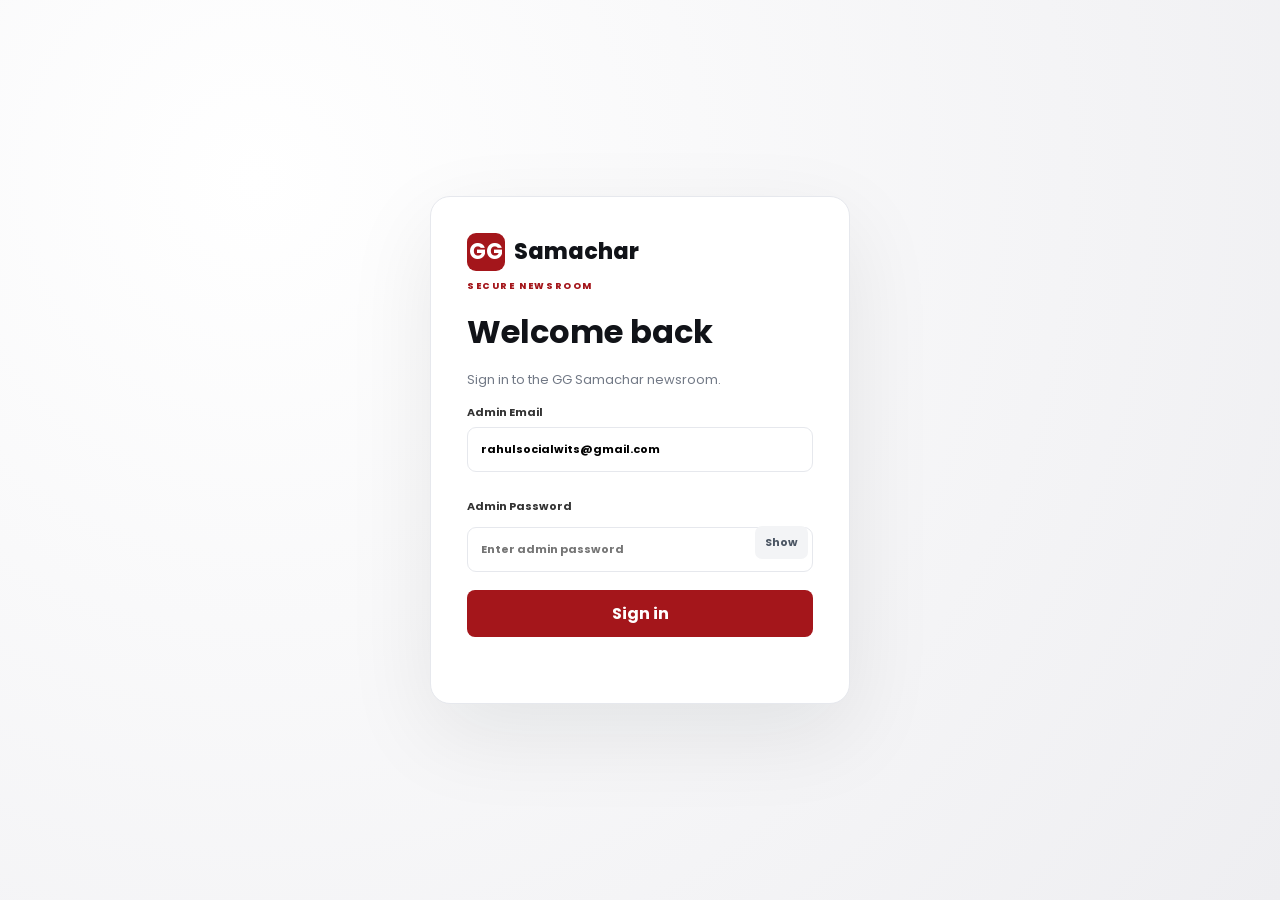
<file: admin/index.html>
<!doctype html><html lang="en"><head><meta charset="utf-8"><meta name="viewport" content="width=device-width,initial-scale=1"><title>GG Samachar · Newsroom CMS</title><link rel="stylesheet" href="admin.css"></head><body><div id="loginGate" class="login-gate"><div class="login-card"><div class="admin-logo"><b>GG</b><span>Samachar</span></div><small>SECURE NEWSROOM</small><h1>Welcome back</h1><p>Sign in to the GG Samachar newsroom.</p><label class="login-label">Admin Email<input id="loginEmail" type="email" value="rahulsocialwits@gmail.com" autocomplete="username"></label><label class="login-label">Admin Password<div class="key-input-wrap"><input id="loginPassword" type="password" placeholder="Enter admin password" autocomplete="current-password"><button id="toggleKey" type="button" class="key-action">Show</button></div></label><button id="loginBtn" class="primary">Sign in</button><div id="loginMsg"></div></div></div><div id="app" hidden><aside class="sidebar"><div class="admin-logo"><b>GG</b><span>Samachar</span></div><small>NEWSROOM CMS</small><nav><button data-page="dashboard" class="active">◉ Dashboard</button><button data-page="articles">▤ Articles</button><button data-page="create">＋ Create Article</button><button data-page="sources">◉ Sources</button><button data-page="categories">▦ Categories</button><button data-page="automation">◷ Automation</button><button data-page="diagnostics">✓ Diagnostics</button><button data-page="settings">⚙ Settings</button></nav><a href="../" target="_blank" class="view">↗ View Website</a></aside><main><header class="topbar"><div><span>EDITORIAL CONTROL CENTER</span><h1 id="pageTitle">Dashboard</h1></div><div class="top-actions"><span class="status">● API connected</span><button id="logout" class="ghost">Logout</button></div></header><section id="dashboard" class="page active"></section><section id="articles" class="page"></section><section id="create" class="page"></section><section id="sources" class="page"></section><section id="categories" class="page"></section><section id="automation" class="page"></section><section id="diagnostics" class="page"></section><section id="settings" class="page"></section></main></div><script src="admin.js"></script></body></html>
</file>
<file: admin/admin.css>
@import url('https://fonts.googleapis.com/css2?family=Poppins:wght@400;500;600;700;800&display=swap');:root{--ink:#111318;--muted:#727986;--line:#e6e8ed;--paper:#f6f7f9;--accent:#a4161b;--good:#16824d;--danger:#c43737}*{box-sizing:border-box}body{margin:0;font-family:Poppins,system-ui,sans-serif;color:var(--ink);background:#f5f6f8}button,input,textarea,select{font:inherit}.login-gate{min-height:100vh;display:grid;place-items:center;background:radial-gradient(circle at 20% 20%,#fff,#eeeef1)}.login-card{width:min(420px,calc(100% - 28px));background:#fff;border:1px solid var(--line);border-radius:20px;padding:36px;box-shadow:0 30px 90px #11131815}.admin-logo{display:flex;align-items:center;gap:9px;font-weight:800;font-size:22px}.admin-logo b{width:38px;height:38px;border-radius:9px;background:var(--accent);color:#fff;display:grid;place-items:center}.login-card>small,.topbar small,.section-head small{color:var(--accent);font-size:9px;font-weight:800;letter-spacing:1.6px}.login-card h1{font-size:32px;margin:12px 0 4px}.login-card p{color:var(--muted);font-size:13px;line-height:1.7}.login-card input{width:100%;padding:13px;border:1px solid var(--line);border-radius:9px;margin:14px 0;outline:0}.login-card input:focus{border-color:var(--accent)}.primary,.ghost,.small{border:0;border-radius:8px;padding:11px 15px;cursor:pointer;font-weight:700}.primary{background:var(--accent);color:#fff}.ghost{background:#f0f1f4;color:var(--ink)}#loginMsg{color:var(--danger);font-size:12px;margin-top:10px}.sidebar{position:fixed;inset:0 auto 0 0;width:245px;background:#111318;color:#fff;padding:25px 18px;display:flex;flex-direction:column}.sidebar .admin-logo{margin:0 10px 25px}.sidebar small{color:#7e8591;font-size:9px;letter-spacing:1.5px;margin:0 10px 12px}.sidebar nav{display:flex;flex-direction:column;gap:4px}.sidebar nav button{border:0;background:transparent;color:#aeb4bf;text-align:left;padding:11px 12px;border-radius:8px;cursor:pointer;font-size:12px}.sidebar nav button.active,.sidebar nav button:hover{background:#ffffff12;color:#fff}.view{margin-top:auto;color:#fff;text-decoration:none;background:#ffffff0d;padding:11px 12px;border-radius:8px;font-size:12px}main{margin-left:245px;min-height:100vh}.topbar{height:78px;background:#fff;border-bottom:1px solid var(--line);display:flex;align-items:center;justify-content:space-between;padding:0 34px;position:sticky;top:0;z-index:20}.topbar span{font-size:9px;letter-spacing:1.5px;color:var(--accent);font-weight:800}.topbar h1{margin:2px 0;font-size:22px}.top-actions{display:flex;align-items:center;gap:15px}.status{font-size:11px;color:var(--good)!important;letter-spacing:0!important}.page{display:none;padding:35px}.page.active{display:block}.hero{background:linear-gradient(135deg,#17191f,#54171b);color:#fff;border-radius:18px;padding:32px;display:flex;justify-content:space-between;align-items:center;gap:25px}.hero small{color:#ff8a8f;letter-spacing:1.5px}.hero h2{font-size:30px;margin:8px 0}.hero p{color:#c5c9d1;font-size:13px}.stats{display:grid;grid-template-columns:repeat(4,1fr);gap:13px;margin:18px 0}.stats>div{background:#fff;border:1px solid var(--line);border-radius:13px;padding:20px}.stats b{display:block;font-size:30px}.stats span{color:var(--muted);font-size:11px}.panel{background:#fff;border:1px solid var(--line);border-radius:14px;padding:22px;margin-top:15px}.panel-head,.section-head{display:flex;justify-content:space-between;align-items:end;gap:20px}.section-head{margin-bottom:20px}.section-head h2{font-size:30px;margin:5px 0}.section-head p{color:var(--muted);font-size:12px}.table-wrap{overflow:auto}table{width:100%;border-collapse:collapse;font-size:11px}th,td{text-align:left;padding:13px;border-bottom:1px solid var(--line);vertical-align:middle}th{color:#8a919c;font-size:9px;text-transform:uppercase;letter-spacing:1px}td b{display:block;max-width:390px}td small{display:block;color:var(--muted);margin-top:4px}.thumb{width:72px;height:44px;object-fit:cover;border-radius:6px}.badge{display:inline-block;background:#f0f1f4;padding:5px 8px;border-radius:999px;font-size:9px}.small{padding:6px 9px;background:#f0f1f4;font-size:10px}.small.danger{color:var(--danger)}.editor label,.add-source label{display:block;font-size:11px;font-weight:700;margin:12px 0}.editor input,.editor textarea,.editor select,.add-source input{width:100%;border:1px solid var(--line);border-radius:8px;padding:11px;margin-top:6px;outline:0;background:#fff}.form-grid{display:grid;grid-template-columns:1fr 1fr;gap:14px}.source-grid{display:grid;grid-template-columns:repeat(3,1fr);gap:14px}.source{background:#fff;border:1px solid var(--line);border-radius:13px;padding:18px}.source b{display:block}.source small{display:block;color:var(--muted);word-break:break-all;margin:8px 0;font-size:10px}.source span{font-size:10px;color:var(--good)}.settings-grid{display:grid;grid-template-columns:repeat(3,1fr);gap:14px}.settings-grid .panel p{font-weight:700;margin:8px 0}.settings-grid .panel span{font-size:10px;color:var(--muted)}.empty{padding:35px;text-align:center;color:var(--muted);font-size:12px}.danger{color:var(--danger)}@media(max-width:900px){.sidebar{position:static;width:auto;height:auto}.sidebar nav{display:grid;grid-template-columns:repeat(3,1fr)}main{margin:0}.topbar{position:static}.stats,.source-grid,.settings-grid{grid-template-columns:1fr 1fr}.page{padding:20px}}@media(max-width:600px){.sidebar nav{grid-template-columns:1fr 1fr}.topbar{padding:0 18px}.top-actions .status{display:none}.page{padding:15px}.hero{flex-direction:column;align-items:flex-start}.stats,.form-grid,.source-grid,.settings-grid{grid-template-columns:1fr}}
.key-input-wrap{position:relative;display:flex;align-items:center;margin:0 0 14px}
.key-input-wrap #loginKey{width:100%;padding-right:145px;margin:0}
.key-action{position:relative;border:0;background:#f3f4f6;color:#4b5563;font-size:11px;font-weight:700;padding:8px 10px;border-radius:7px;cursor:pointer;margin-left:5px}
.key-action:hover{background:#e7e9ed;color:#a4161b}
#loginMsg{min-height:20px;margin-top:10px;font-size:12px;color:#a4161b}
.login-label{display:block;font-size:11px;font-weight:700;margin:12px 0;color:#333}.login-label input{margin-top:6px!important}.login-card .key-input-wrap{margin:6px 0 14px}.login-card .key-input-wrap #loginPassword{margin:0;padding-right:65px}.login-card .key-action{position:absolute;right:5px;top:5px;margin:0}.login-card .primary{width:100%;margin-top:4px}
.status-grid,.health-cards{display:grid;grid-template-columns:repeat(2,1fr);gap:14px;margin:15px 0}
.health-cards{grid-template-columns:repeat(3,1fr)}
.health-row{display:flex;justify-content:space-between;align-items:center;padding:13px 0;border-bottom:1px solid var(--line);gap:15px}
.health-row b{display:block}.health-row small{display:block;color:var(--muted);font-size:10px;margin-top:4px}
.health{display:inline-flex;align-items:center;gap:5px;border-radius:999px;padding:5px 9px;font-size:9px;font-weight:800;white-space:nowrap}
.health.good{background:#e8f7ef;color:var(--good)}.health.bad{background:#fdecec;color:var(--danger)}
.hero-actions{display:flex;gap:10px;flex-wrap:wrap}.hero-actions .ghost{background:#ffffff18;color:#fff}
.big-number{font-size:42px;font-weight:800}.big-number small{font-size:12px;color:var(--muted)}
.muted{color:var(--muted);font-size:10px}.source-top{display:flex;align-items:center;justify-content:space-between;gap:10px}.source-actions{display:flex;gap:7px;margin-top:12px}
.diag-status{margin:12px 0}pre{background:#111318;color:#d7dae0;padding:16px;border-radius:10px;overflow:auto;font-size:11px}
@media(max-width:900px){.health-cards,.status-grid{grid-template-columns:1fr 1fr}}
@media(max-width:600px){.health-cards,.status-grid{grid-template-columns:1fr}}
</file>
